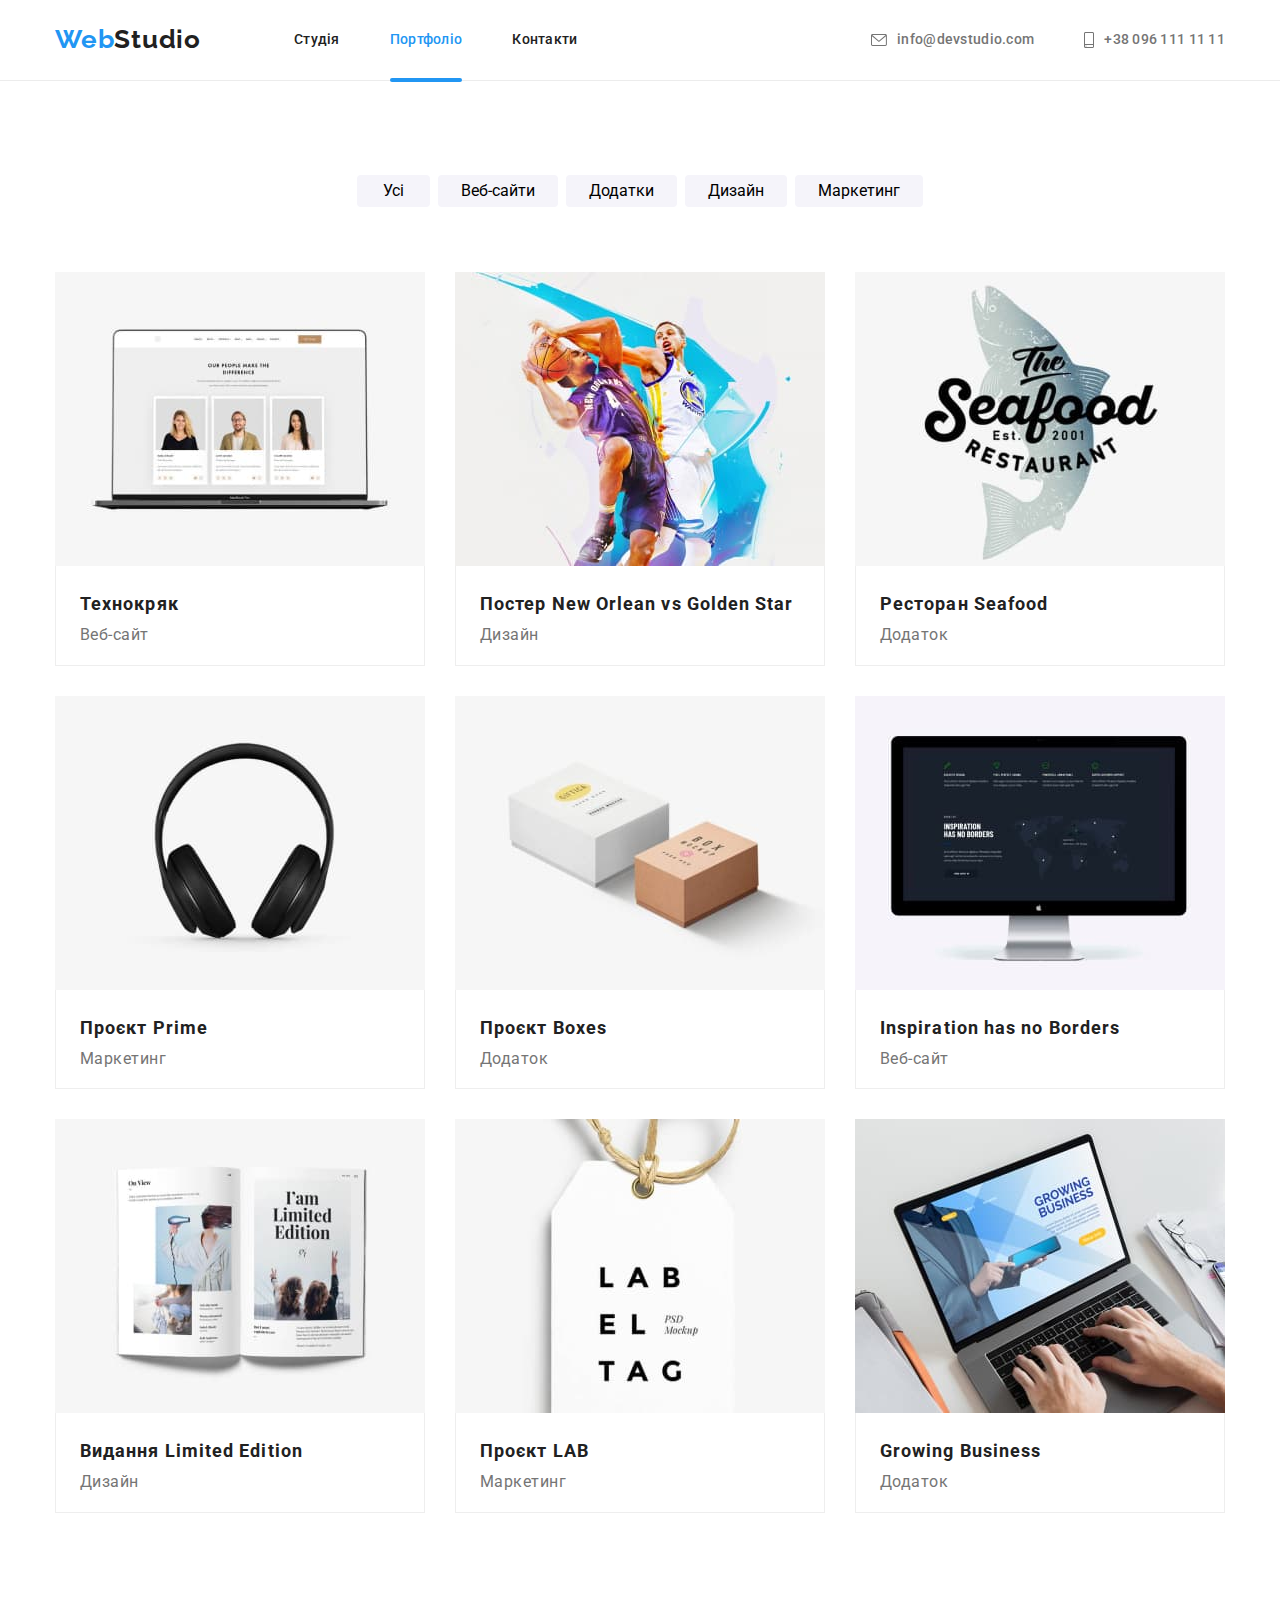
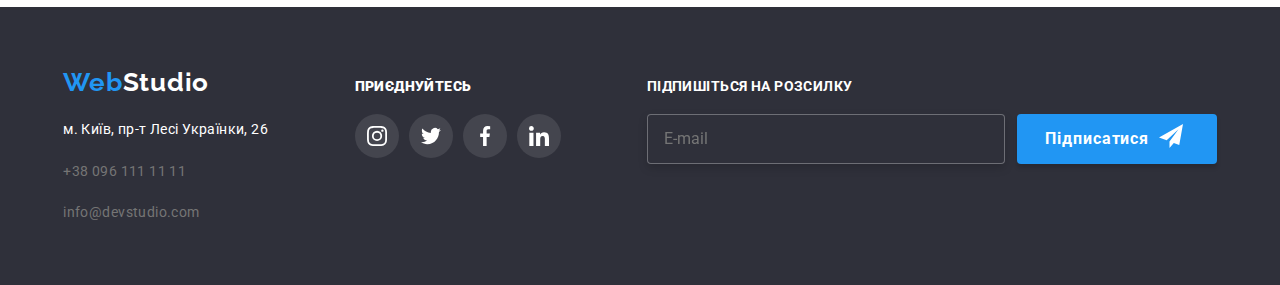
<file: portfolio.html>
<!DOCTYPE html>
<html lang="uk">
<head>
    <meta charset="UTF-8">
    <meta http-equiv="X-UA-Compatible" content="IE=edge">
    <meta name="viewport" content="width=device-width, initial-scale=1.0">
    <link href="https://fonts.googleapis.com/css2?family=Raleway:wght@700&family=Roboto:wght@400;500;700;900&display=swap"
    rel="stylesheet">
    <title>Портфоліо</title>
    <link rel="stylesheet" href="https://cdnjs.cloudflare.com/ajax/libs/modern-normalize/1.1.0/modern-normalize.min.css">
    <link rel="stylesheet" href="./css/main.min.css">
</head>
<body>
    
    <header class="header">
        <div class="container portfolio-header">
            <nav class="header-nav main-nav">
                <a href="./index.html" lang="en" class="header-logo"> <span>Web</span>Studio </a>
    
                <ul class="header-list ull">
                    <li class="item"><a href="./index.html" class="header-item">Студія</a></li>
                    <li class="item"><a href="./portfolio.html" class="header-item current">Портфоліо</a></li>
                    <li class="item"><a href="" class="header-item">Контакти</a></li>
                </ul>
            </nav>
    
            <ul class="header-contacts ull">
            
                <li class="item"><a href="mail:info@devstudio.com" class="header-mail communication">
            
                        <svg class="mail-svg">
                            <use href="./image/icon.svg#mail-icon"></use>
                        </svg>
            
                        info@devstudio.com</a></li>
            
            
                <li class="item"><a href="tel:+380961111111" class="header-contact communication">
            
                        <svg class="phone-svg">
                            <use href="./image/icon.svg#smartphone"></use>
                        </svg>
            
                        +38 096 111 11 11</a></li>
            
            </ul>
        </div>
    </header>

    <main>
        <!--Section Portfolio-->
        <section class="portfolio">
            <div class="container ">
                
                    <h1 class="portfolio-title visually-hidden">Портфоліо</h1>
               
                  
                        
                        <ul class="portfolio-list ull">
                            <li class="portfolio-li"><button type="button" class="portfolio-item  buttons">Усі</button></li>
                            <li class="portfolio-li"><button type="button" class="portfolio-item  buttons">Веб-сайти</button></li>
                            <li class="portfolio-li"><button type="button" class="portfolio-item  buttons">Додатки</button></li>
                            <li class="portfolio-li"><button type="button" class="portfolio-item  buttons">Дизайн</button></li>
                            <li class="portfolio-li"><button type="button" class="portfolio-item  buttons">Маркетинг</button></li>
                        </ul>
                        
                   
                
                
                <ul class="projects-list ull">
                    <li class="projects-item">
                        <div class="wrapper-projects">
                            <picture>
                                <source srcset="
                                                              ./image/proj-desk1-1x.jpg 1x,
                                                              ./image/proj-desk1-2x.jpg 2x
                                                              " media="(min-width: 1200px)">
                            
                                <source srcset="
                                                               ./image/proj-tab1-1x.jpg 1x,
                                                               ./image/proj-tab1-2x.jpg 2x
                                                              " media="(min-width: 768px)">
                                <source srcset="
                                                              ./image/proj-mob1-1x.jpg 1x,
                                                              ./image/proj-mob1-2x.jpg 2x
                                                            " media="(max-width: 767px)">
                                <img src="./image/proj-desk1-1x.jpg" alt="ноутбук" width="370" height="294" class="projects-img">
                            </picture>

                            
                            
                            <p class="text-window">Ресурс пропонує комплексні пропозиції з різним рівнем функціоналу та сервісів. Все це дозволить відвідувачу отримати
                            вичерпні відомості про компанію чи приватну особу.</p>
                        </div>
                        
                        
                        <div class="project-text">
                            <h2>Технокряк</h2>
                        <p class="projects-paragraph">Веб-сайт</p>
                    </div>
                    </li>
                    <li class="projects-item">
                        <div class="wrapper-projects">
                            <picture>
                                <source srcset="
                                                                                          ./image/proj-desk2-1x.jpg 1x,
                                                                                          ./image/proj-desk2-2x.jpg 2x
                                                                                          " media="(min-width: 1200px)">
                            
                                <source srcset="
                                                                                           ./image/proj-tab2-1x.jpg 1x,
                                                                                           ./image/proj-tab2-2x.jpg 2x
                                                                                          " media="(min-width: 768px)">
                                <source srcset="
                                                                                          ./image/proj-mob2-1x.jpg 1x,
                                                                                          ./image/proj-mob2-2x.jpg 2x
                                                                                        " media="(max-width: 767px)">
                            <img src="./image/proj-desk2-1x.jpg" alt="баскетбол" width="370" height="294" class="projects-img">
                            </picture>
                        

                        <p class="text-window">Ресурс пропонує комплексні пропозиції з різним рівнем функціоналу та сервісів. Все це дозволить
                            відвідувачу отримати
                            вичерпні відомості про компанію чи приватну особу.</p>
                            </div>

                        <div class="project-text">
                            <h2>Постер <span lang="en"> New Orlean vs Golden Star</span></h2>
                        <p class="projects-paragraph">Дизайн</p>
                    </div>
                    </li>
                    <li class="projects-item" >
                        <div class="wrapper-projects">
                            <picture>
                                <source srcset="
                                                                                                                      ./image/proj-desk3-1x.jpg 1x,
                                                                                                                      ./image/proj-desk3-2x.jpg 2x
                                                                                                                      "
                                    media="(min-width: 1200px)">
                            
                                <source srcset="
                                                                                                                       ./image/proj-tab3-1x.jpg 1x,
                                                                                                                       ./image/proj-tab3-2x.jpg 2x
                                                                                                                      " media="(min-width: 768px)">
                                <source srcset="
                                                                                                                      ./image/proj-mob3-1x.jpg 1x,
                                                                                                                      ./image/proj-mob3-2x.jpg 2x
                                                                                                                    " media="(max-width: 767px)">
                            <img src="./image/proj-desk3-1x.jpg" alt="ресторан" width="370" height="294" class="projects-img">
                            </picture>
                        

                        <p class="text-window">Ресурс пропонує комплексні пропозиції з різним рівнем функціоналу та сервісів. Все це дозволить
                            відвідувачу отримати
                            вичерпні відомості про компанію чи приватну особу.</p>
                            </div>


                        <div class="project-text">
                            <h2>Ресторан <span lang="en">Seafood</span></h2>
                        <p class="projects-paragraph">Додаток</p>
                    </div>
                    </li>
                    <li class="projects-item">
                        <div class="wrapper-projects">
                            <picture>
                                <source srcset="
                                                                                                                                                  ./image/proj-desk4-1x.jpg 1x,
                                                                                                                                                  ./image/proj-desk4-2x.jpg 2x
                                                                                                                                                  "
                                    media="(min-width: 1200px)">
                            
                                <source srcset="
                                                                                                                                                   ./image/proj-tab4-1x..jpg 1x,
                                                                                                                                                   ./image/proj-tab4-2x..jpg 2x
                                                                                                                                                  "
                                    media="(min-width: 768px)">
                                <source srcset="
                                                                                                                                                  ./image/proj-mob4-1x.jpg 1x,
                                                                                                                                                  ./image/proj-mob4-2x..jpg 2x
                                                                                                                                                "
                                    media="(max-width: 767px)">
                                <img src="./image/proj-desk4-1x.jpg" alt="навушники" width="370" height="294" class="projects-img">
                            </picture>
                        

                        <p class="text-window">Ресурс пропонує комплексні пропозиції з різним рівнем функціоналу та сервісів. Все це дозволить
                            відвідувачу отримати
                            вичерпні відомості про компанію чи приватну особу.</p>
                            </div>

                        <div class="project-text">
                            <h2>Проєкт <span lang="en">Prime</span></h2>
                        <p class="projects-paragraph">Маркетинг</p>
                    </div>
                    </li>
                    <li class="projects-item">
                        <div class="wrapper-projects">
                            <picture>
                                <source
                                    srcset="
                                                                                                                                                                              ./image/proj-desk5-1x.jpg 1x,
                                                                                                                                                                              ./image/proj-desk5-2x..jpg 2x
                                                                                                                                                                              "
                                    media="(min-width: 1200px)">
                            
                                <source
                                    srcset="
                                                                                                                                                                               ./image/proj-tab5-1x.jpg 1x,
                                                                                                                                                                               ./image/proj-tab5-2x.jpg 2x
                                                                                                                                                                              "
                                    media="(min-width: 768px)">
                                <source
                                    srcset="
                                                                                                                                                                              ./image/proj-mob5-1x.jpg 1x,
                                                                                                                                                                              ./image/proj-mob5-2x.jpg 2x
                                                                                                                                                                            "
                                    media="(max-width: 767px)">
                                <img src="./image/proj-desk5-1x.jpg" alt="коробки" width="370" height="294" class="projects-img">
                            </picture>
                     

                        <p class="text-window">Ресурс пропонує комплексні пропозиції з різним рівнем функціоналу та сервісів. Все це дозволить
                            відвідувачу отримати
                            вичерпні відомості про компанію чи приватну особу.</p>
                            </div>

                        <div class="project-text">
                            <h2>Проєкт <span lang="en">Boxes</span></h2>
                        <p class="projects-paragraph">Додаток</p>
                    </div>
                    </li>
                    <li class="projects-item">
                        <div class="wrapper-projects">
                            <picture>
                                <source
                                    srcset="
                                                                                                                                                                                                          ./image/proj-desk6-1x.jpg 1x,
                                                                                                                                                                                                          ./image/proj-desk6-2x.jpg 2x
                                                                                                                                                                                                          "
                                    media="(min-width: 1200px)">
                            
                                <source
                                    srcset="
                                                                                                                                                                                                           ./image/proj-tab6-1x.jpg 1x,
                                                                                                                                                                                                           ./image/proj-tab6-2x.jpg 2x
                                                                                                                                                                                                          "
                                    media="(min-width: 768px)">
                                <source
                                    srcset="
                                                                                                                                                                                                          ./image/proj-mob6-1x.jpg 1x,
                                                                                                                                                                                                          ./image/proj-mob6-2x.jpg 2x
                                                                                                                                                                                                        "
                                    media="(max-width: 767px)">
                                <img src="./image/proj-desk6-1x.jpg" alt="монітор" width="370" height="294" class="projects-img">
                            </picture>
                        

                         <p class="text-window">Ресурс пропонує комплексні пропозиції з різним рівнем функціоналу та сервісів. Все це дозволить відвідувачу отримати
                        вичерпні відомості про компанію чи приватну особу.</p>
                        </div>


                        <div class="project-text">
                            <h2 lang="en">Inspiration has no Borders</h2>
                        <p class="projects-paragraph">Веб-сайт</p>
                    </div>
                    </li>
                    <li class="projects-item">
                        <div class="wrapper-projects">
                            <picture>
                                <source
                                    srcset="
                                                                                                                                                                                                                                      ./image/proj-desk7-1x.jpg 1x,
                                                                                                                                                                                                                                      ./image/proj-desk7-2x.jpg 2x
                                                                                                                                                                                                                                      "
                                    media="(min-width: 1200px)">
                            
                                <source
                                    srcset="
                                                                                                                                                                                                                                       ./image/proj-tab7-1x.jpg 1x,
                                                                                                                                                                                                                                       ./image/proj-tab7-2x.jpg 2x
                                                                                                                                                                                                                                      "
                                    media="(min-width: 768px)">
                                <source
                                    srcset="
                                                                                                                                                                                                                                      ./image/proj-mob7-1x.jpg 1x,
                                                                                                                                                                                                                                      ./image/proj-mob7-2x.jpg 2x
                                                                                                                                                                                                                                    "
                                    media="(max-width: 767px)">
                                <img src="./image/proj-desk7-1x.jpg" alt="журнал" width="370" height="294" class="projects-img">
                            </picture>
                        

                         <p class="text-window">Ресурс пропонує комплексні пропозиції з різним рівнем функціоналу та сервісів. Все це дозволить відвідувачу отримати
                        вичерпні відомості про компанію чи приватну особу.</p>
                        </div>

                        <div class="project-text">
                            <h2>Видання <span lang="en">Limited Edition</span></h2>
                        <p class="projects-paragraph">Дизайн</p>
                    </div>
                    </li>
                    <li class="projects-item">
                        <div class="wrapper-projects">
                            <picture>
                                <source
                                    srcset="
                                                                                                                                                                                                                                                                  ./image/proj-desk8-1x.jpg 1x,
                                                                                                                                                                                                                                                                  ./image/proj-desk8-2x.jpg 2x
                                                                                                                                                                                                                                                                  "
                                    media="(min-width: 1200px)">
                            
                                <source
                                    srcset="
                                                                                                                                                                                                                                                                   ./image/proj-tab8-1x.jpg 1x,
                                                                                                                                                                                                                                                                   ./image/proj-tab8-2x.jpg 2x
                                                                                                                                                                                                                                                                  "
                                    media="(min-width: 768px)">
                                <source
                                    srcset="
                                                                                                                                                                                                                                                                  ./image/proj-mob8-1x.jpg 1x,
                                                                                                                                                                                                                                                                  ./image/proj-mob8-2x.jpg 2x
                                                                                                                                                                                                                                                                "
                                    media="(max-width: 767px)">
                                <img src="./image/proj-desk8-1x.jpg" alt="етикетка" width="370" height="294" class="projects-img">
                            </picture>
                        

                         <p class="text-window">Ресурс пропонує комплексні пропозиції з різним рівнем функціоналу та сервісів. Все це дозволить відвідувачу отримати
                        вичерпні відомості про компанію чи приватну особу.</p>
                        </div>


                        <div class="project-text">
                            <h2>Проєкт <span lang="en">LAB</span></h2>
                        <p class="projects-paragraph">Маркетинг</p>
                    </div>
                    </li>
                    <li class="projects-item item-top">
                        <div class="wrapper-projects">
                            <picture>
                                <source
                                    srcset="
                                                                                                                                                                                                                                                                                              ./image/proj-desk9-1x.jpg 1x,
                                                                                                                                                                                                                                                                                              ./image/proj-desk9-2x.jpg 2x
                                                                                                                                                                                                                                                                                              "
                                    media="(min-width: 1200px)">
                            
                                <source
                                    srcset="
                                                                                                                                                                                                                                                                                               ./image/proj-tab9-1x.jpg 1x,
                                                                                                                                                                                                                                                                                               ./image/proj-tab9-2x.jpg 2x
                                                                                                                                                                                                                                                                                              "
                                    media="(min-width: 768px)">
                                <source
                                    srcset="
                                                                                                                                                                                                                                                                                              ./image/proj-mob9-1x.jpg 1x,
                                                                                                                                                                                                                                                                                              ./image/proj-mob9-2x.jpg 2x
                                                                                                                                                                                                                                                                                            "
                                    media="(max-width: 767px)">
                                <img src="./image/proj-desk9-1x.jpg" alt="клавіатура" width="370" height="294" class="projects-img">
                            </picture>
                        

                         <p class="text-window">Ресурс пропонує комплексні пропозиції з різним рівнем функціоналу та сервісів. Все це дозволить відвідувачу отримати
                        вичерпні відомості про компанію чи приватну особу.</p>
                        </div>


                        <div class="project-text"><h2 lang="en">Growing Business</h2>
                        <p class="projects-paragraph">Додаток</p>
                    </div>
                    </li>
                </ul>
            </div>
            
        </section>
    </main>
    <footer class="footer">
        <div class="container footer-continer">
            <div class="footer-container-first">
            <a href="./index.html" lang="en" class="footer-logo"> <span>Web</span>Studio </a>
    
            <address>
                <ul class="footer-list ull">
                    <li class="footer-item"><a href="https://www.google.com/maps/place/%D0%B1%D1%83%D0%BB.+%D0%9B%D0%B5%D1%81%D0%B8+%D0%A3%D0%BA%D1%80%D0%B0%D0%B8%D0%BD%D0%BA%D0%B8,+26,+%D0%9A%D0%B8%D0%B5%D0%B2,+02000/@50.4265807,30.5383858,17z/data=!3m1!4b1!4m5!3m4!1s0x40d4cf0e033ecbe9:0x57a4dffefec77da0!8m2!3d50.4265807!4d30.5383858"
                            target="_blank" rel="noopener noreferrer" class="footer-address">м. Київ, пр-т Лесі Українки,
                            26</a></li>
                    <li class="footer-item"><a href="tel:+380961111111" class="footer-contact communication">+38 096 111 11 11</a></li>
                    <li class="footer-item"><a href="mail:info@devstudio.com" class="footer-mail communication">info@devstudio.com</a></li>
                </ul>
            </address>
            </div>

            <div class="footer-icons">
                <p class="footer-icon-text"><b>приєднуйтесь</b></p>
            
                <ul class="icon-footer-list ull">
                    <li class="link-icon-footer">
                        <a href="" class="footer-a">
                            <svg class="footer-icon">
                                <use href="./image/icon.svg#instagram"></use>
                            </svg>
                        </a>
                    </li>
                    <li class="link-icon-footer">
                        <a href="" class="footer-a">
                            <svg class="footer-icon">
                                <use href="./image/icon.svg#twitter"></use>
                            </svg>
                        </a>
                    </li>
                    <li class="link-icon-footer">
                        <a href="" class="footer-a">
                            <svg class="footer-icon">
                                <use href="./image/icon.svg#facebook"></use>
                            </svg>
                        </a>
                    </li>
                    <li class="link-icon-footer">
                        <a href="" class="footer-a">
                            <svg class="footer-icon">
                                <use href="./image/icon.svg#linkedin"></use>
                            </svg>
                        </a>
                    </li>
                </ul>
            
            </div>

            <div class="mailing-list">
            
            
                <label for="mailing" class="title-mailing">Підпишіться на розсилку</label>
                <div class="mailing-input-but">
                    <input type="email" id="mailing" name="mailing" class="input-mailing" placeholder="E-mail" />
            
                    <button type="submit" class="mailing-btn">Підписатися</button>
                </div>
            </div>
        </div>
    
    </footer>
</body>
</html>
</file>
<file: css/main.min.css>
::-webkit-inner-spin-button,::-webkit-outer-spin-button{height:auto}[type=search]{-webkit-appearance:textfield;outline-offset:-2px}::-webkit-search-decoration{-webkit-appearance:none}::-webkit-file-upload-button{-webkit-appearance:button;font:inherit}summary{display:list-item}.what-do__title,.staff-title,.about__title{font-weight:700;line-height:1.2;text-align:center;letter-spacing:.03em}@media screen and (min-width: 320px){.what-do__title,.staff-title,.about__title{margin-bottom:30px;font-size:28px}}@media screen and (min-width: 480px){.what-do__title,.staff-title,.about__title{margin-bottom:30px;font-size:28px}}@media screen and (min-width: 480px){.what-do__title,.staff-title,.about__title{margin-bottom:30px;font-size:28px}}@media screen and (min-width: 1200px){.what-do__title,.staff-title,.about__title{margin-bottom:50px;font-size:36px}}html{-webkit-box-sizing:border-box;box-sizing:border-box}*,*::before,*::after{-webkit-box-sizing:inherit;box-sizing:inherit}body{color:#212121;background-color:#fff;font-family:"Roboto",sans-serif;letter-spacing:.03em;font-weight:400;margin:0}.container{margin:0 auto;padding-left:15px;padding-right:15px}@media screen and (min-width: 480px){.container{max-width:480px}}@media screen and (min-width: 768px){.container{max-width:768px}}@media screen and (min-width: 1200px){.container{max-width:1200px}}@media screen and (min-width: 768px){.about__container{max-width:768px;margin:0}}h1,h2,h3,ul,p{margin:0}.visually-hidden{position:absolute;clip:rect(0 0 0 0);width:1px;height:1px;margin:-1px}.ull{list-style:none;padding:0}.about-paragraph,.staff-paragraph,.projects-paragraph{color:#757575}.header{border-bottom:1px solid #ececec}@media screen and (min-width: 320px){.header{max-width:480px;margin:0 auto}}@media screen and (min-width: 480px){.header{max-width:480px;margin:0 auto}}@media screen and (min-width: 768px){.header{max-width:768px;margin:0 auto}}@media screen and (min-width: 1200px){.header{max-width:1600px}}.header-logo{color:#212121;font-family:"Raleway",sans-serif;letter-spacing:.03em;font-weight:700;line-height:1.2;text-decoration:none;-webkit-transform:scale(1);transform:scale(1);-webkit-transition:-webkit-transform 250ms cubic-bezier(0.4, 0, 0.2, 1);transition:-webkit-transform 250ms cubic-bezier(0.4, 0, 0.2, 1);transition:transform 250ms cubic-bezier(0.4, 0, 0.2, 1);transition:transform 250ms cubic-bezier(0.4, 0, 0.2, 1), -webkit-transform 250ms cubic-bezier(0.4, 0, 0.2, 1)}.header-logo:hover,.header-logo:focus{-webkit-transform:scale(1.2);transform:scale(1.2)}.header-logo span{color:#2196f3}@media screen and (min-width: 320px){.header-logo{font-size:24px}}@media screen and (min-width: 480px){.header-logo{font-size:24px}}@media screen and (min-width: 1200px){.header-logo{font-size:26px}}.main-nav{display:-webkit-box;display:-ms-flexbox;display:flex;-webkit-box-align:center;-ms-flex-align:center;align-items:center}@media screen and (min-width: 320px){.main-nav{height:60px;-webkit-box-pack:justify;-ms-flex-pack:justify;justify-content:space-between}}@media screen and (min-width: 480px){.main-nav{height:60px;-webkit-box-pack:justify;-ms-flex-pack:justify;justify-content:space-between}}@media screen and (min-width: 768px){.main-nav{height:80px}}@media screen and (min-width: 1200px){.main-nav{-webkit-box-pack:center;-ms-flex-pack:center;justify-content:center}}.header-nav{letter-spacing:.02em}@media screen and (min-width: 320px){.header-list{display:none;margin-left:87px}}@media screen and (min-width: 480px){.header-list{display:none;margin-left:87px}}@media screen and (min-width: 768px){.header-list{display:-webkit-box;display:-ms-flexbox;display:flex}}@media screen and (min-width: 1200px){.header-list{margin-left:93px}}.header-list .item:not(:last-child){margin-right:50px}.header-item{display:block;padding-top:32px;padding-bottom:32px;color:#212121;font-weight:500;font-size:14px;line-height:1.1;letter-spacing:.02em;text-decoration:none;position:relative;-webkit-transition:color 250ms cubic-bezier(0.4, 0, 0.2, 1);transition:color 250ms cubic-bezier(0.4, 0, 0.2, 1)}.header-item:hover,.header-item:focus{color:#2196f3}.current{color:#2196f3}.header-item.current::after{content:"";display:block;position:absolute;left:0;bottom:-2px;width:100%;height:4px;border-radius:2px;background-color:#2196f3;-webkit-transform:scaleX(1);transform:scaleX(1);-webkit-transition:background-color 250ms cubic-bezier(0.4, 0, 0.2, 1),-webkit-transform 250ms cubic-bezier(0.4, 0, 0.2, 1);transition:background-color 250ms cubic-bezier(0.4, 0, 0.2, 1),-webkit-transform 250ms cubic-bezier(0.4, 0, 0.2, 1);transition:transform 250ms cubic-bezier(0.4, 0, 0.2, 1),background-color 250ms cubic-bezier(0.4, 0, 0.2, 1);transition:transform 250ms cubic-bezier(0.4, 0, 0.2, 1),background-color 250ms cubic-bezier(0.4, 0, 0.2, 1),-webkit-transform 250ms cubic-bezier(0.4, 0, 0.2, 1)}.header-contacts{color:rgba(47,48,58,.8);font-weight:500;font-size:14px;line-height:1.1;letter-spacing:.02em}.header-contacts:hover,.header-contacts:focus{color:#2196f3}@media screen and (min-width: 320px){.header-contacts{display:none}}@media screen and (min-width: 480px){.header-contacts{display:none}}@media screen and (min-width: 768px){.header-contacts{display:block;font-size:12px;line-height:1.2;margin-left:auto}}@media screen and (min-width: 1200px){.header-contacts{display:-webkit-box;display:-ms-flexbox;display:flex;font-size:14px;line-height:1.1}}@media screen and (min-width: 768px){.header-contacts .item+.item{margin-left:0}}@media screen and (min-width: 1200px){.header-contacts .item+.item{margin-left:50px}}@media screen and (min-width: 768px){.hover-mail{margin-bottom:10px}}@media screen and (min-width: 1200px){.hover-mail{margin-bottom:0}}.header-contact,.header-mail{-webkit-box-align:center;-ms-flex-align:center;align-items:center;color:#757575}@media screen and (min-width: 768px){.header-contact,.header-mail{display:block;padding:0}}@media screen and (min-width: 1200px){.header-contact,.header-mail{display:-webkit-box;display:-ms-flexbox;display:flex;padding-top:32px;padding-bottom:32px}}.mail-svg{fill:currentColor}@media screen and (min-width: 768px){.mail-svg{width:14px;height:10px;margin-right:8px}}@media screen and (min-width: 1200px){.mail-svg{width:16px;height:12px;margin-right:10px}}.phone-svg{fill:currentColor}@media screen and (min-width: 768px){.phone-svg{width:10px;height:14px;margin-right:8px}}@media screen and (min-width: 1200px){.phone-svg{width:10px;height:16px;margin-right:10px}}.hover-mail:hover,.hover-mail:focus,.hover-contact:hover,.hover-contact:focus{color:#2196f3}.hero{margin-left:auto;margin-right:auto;background-color:#2f303a;letter-spacing:.06em;text-align:center;background-image:-webkit-gradient(linear, left top, right top, from(rgba(47, 48, 58, 0.4)), to(rgba(47, 48, 58, 0.4))),url(../image/hero-mob.jpg);background-image:linear-gradient(to right, rgba(47, 48, 58, 0.4), rgba(47, 48, 58, 0.4)),url(../image/hero-mob.jpg)}@media(min-device-pixel-ratio: 2),(-webkit-min-device-pixel-ratio: 2),(min-resolution: 192dpi),(min-resolution: 2dppx){.hero{background-image:-webkit-gradient(linear, left top, right top, from(rgba(47, 48, 58, 0.4)), to(rgba(47, 48, 58, 0.4))),url(../image/hero-mob@2x.jpg);background-image:linear-gradient(to right, rgba(47, 48, 58, 0.4), rgba(47, 48, 58, 0.4)),url(../image/hero-mob@2x.jpg)}}@media screen and (min-width: 320px){.hero{max-width:480px;height:400px;padding-bottom:118px;padding-top:118px}}@media screen and (min-width: 480px){.hero{max-width:480px;height:400px;padding-bottom:118px;padding-top:118px}}@media screen and (min-width: 768px){.hero{max-width:768px;background-image:-webkit-gradient(linear, left top, right top, from(rgba(47, 48, 58, 0.4)), to(rgba(47, 48, 58, 0.4))),url(../image/hero-tab.jpg);background-image:linear-gradient(to right, rgba(47, 48, 58, 0.4), rgba(47, 48, 58, 0.4)),url(../image/hero-tab.jpg)}}@media screen and (min-width: 768px)and (min-device-pixel-ratio: 2),screen and (min-width: 768px)and (-webkit-min-device-pixel-ratio: 2),screen and (min-width: 768px)and (min-resolution: 192dpi),screen and (min-width: 768px)and (min-resolution: 2dppx){.hero{background-image:-webkit-gradient(linear, left top, right top, from(rgba(47, 48, 58, 0.4)), to(rgba(47, 48, 58, 0.4))),url(../image/hero-tab@2x.jpg);background-image:linear-gradient(to right, rgba(47, 48, 58, 0.4), rgba(47, 48, 58, 0.4)),url(../image/hero-tab@2x.jpg)}}@media screen and (min-width: 1200px){.hero{max-width:1600px;height:600px;padding-bottom:200px;padding-top:200px;background-size:contain;background-image:-webkit-gradient(linear, left top, right top, from(rgba(47, 48, 58, 0.4)), to(rgba(47, 48, 58, 0.4))),url(../image/hero-desk.jpg);background-image:linear-gradient(to right, rgba(47, 48, 58, 0.4), rgba(47, 48, 58, 0.4)),url(../image/hero-desk.jpg)}}@media screen and (min-width: 1200px)and (min-device-pixel-ratio: 2),screen and (min-width: 1200px)and (-webkit-min-device-pixel-ratio: 2),screen and (min-width: 1200px)and (min-resolution: 192dpi),screen and (min-width: 1200px)and (min-resolution: 2dppx){.hero{background-image:-webkit-gradient(linear, left top, right top, from(rgba(47, 48, 58, 0.4)), to(rgba(47, 48, 58, 0.4))),url(../image/hero-desk@2x.jpg);background-image:linear-gradient(to right, rgba(47, 48, 58, 0.4), rgba(47, 48, 58, 0.4)),url(../image/hero-desk@2x.jpg)}}.hero-title{color:#fff;font-weight:900;text-align:center;letter-spacing:.06em;text-transform:uppercase;margin-bottom:30px;margin-left:auto;margin-right:auto}@media screen and (min-width: 480px){.hero-title{max-width:360px;font-size:26px;line-height:1.6}}@media screen and (min-width: 1200px){.hero-title{max-width:696px;font-size:44px;line-height:1.4}}.hero-btn{color:#fff;background-color:#2196f3;font-weight:700;font-size:16px;line-height:1.9;-webkit-box-align:center;-ms-flex-align:center;align-items:center;text-align:center;letter-spacing:.06em;cursor:pointer;font-family:inherit;border-radius:4px;display:inline-block;border:1px solid rgba(0,0,0,0);-webkit-transform:scale(1);transform:scale(1);-webkit-transition:-webkit-transform 250ms cubic-bezier(0.4, 0, 0.2, 1);transition:-webkit-transform 250ms cubic-bezier(0.4, 0, 0.2, 1);transition:transform 250ms cubic-bezier(0.4, 0, 0.2, 1);transition:transform 250ms cubic-bezier(0.4, 0, 0.2, 1), -webkit-transform 250ms cubic-bezier(0.4, 0, 0.2, 1)}.hero-btn:hover,.hero-btn:focus{-webkit-transform:scale(1.1);transform:scale(1.1)}@media screen and (min-width: 480px){.hero-btn{padding:10px 24px;min-width:200px}}@media screen and (min-width: 1200px){.hero-btn{min-width:216px;padding:10px 32px}}@media screen and (min-width: 320px){.about{padding-top:60px;padding-bottom:60px}}@media screen and (min-width: 480px){.about{padding-top:60px;padding-bottom:60px}}@media screen and (min-width: 768px){.about{padding-top:60px;padding-bottom:45px}}@media screen and (min-width: 1200px){.about{padding-top:94px;padding-bottom:94px}}@media screen and (min-width: 768px){.about__container{max-width:768px;margin:0 auto}}@media screen and (min-width: 1200px){.about__container{max-width:1170px}}@media screen and (min-width: 320px){.list-about{-ms-flex-wrap:wrap;flex-wrap:wrap}}@media screen and (min-width: 480px){.list-about{-ms-flex-wrap:wrap;flex-wrap:wrap}}@media screen and (min-width: 768px){.list-about{display:-webkit-box;display:-ms-flexbox;display:flex}}@media screen and (min-width: 1200px){.list-about{-ms-flex-wrap:nowrap;flex-wrap:nowrap}}@media screen and (min-width: 320px){.list-about__item:not(:last-child){margin-bottom:30px}}@media screen and (min-width: 480px){.list-about__item:not(:last-child){margin-bottom:30px}}@media screen and (min-width: 768px){.list-about__item{width:50%;padding:15px;margin-bottom:15px}}@media screen and (min-width: 1200px){.list-about__item{margin-right:30px;padding:0;margin-bottom:0;width:270px}.list-about__item:last-child{margin-right:0}}.list-about__item>h3{font-weight:700;font-size:14px;line-height:1.1;letter-spacing:.03em;text-transform:uppercase}@media screen and (min-width: 480px){.list-about__item>h3{text-align:center}}@media screen and (min-width: 768px){.list-about__item>h3{text-align:start}}.list-about__item>p{font-weight:400;font-size:14px;line-height:1.7;letter-spacing:.03em}.list-about__title{margin-bottom:10px}.list-about__paragraph{color:#757575}.icon-about{display:-webkit-box;display:-ms-flexbox;display:flex;height:120px;background-color:#f5f4fa;margin-bottom:30px;-webkit-box-pack:center;-ms-flex-pack:center;justify-content:center;-webkit-box-align:center;-ms-flex-align:center;align-items:center}@media screen and (min-width: 480px){.icon-about{width:450px}}@media screen and (min-width: 768px){.icon-about{width:354px}}@media screen and (min-width: 1200px){.icon-about{width:270px}}.icon-about__svg{width:70px;height:70px}@media screen and (min-width: 320px){.what-do{display:none}}@media screen and (min-width: 480px){.what-do{display:none}}@media screen and (min-width: 1200px){.what-do{display:-webkit-box;display:-ms-flexbox;display:flex;padding-bottom:94px}}.list-do{display:-webkit-box;display:-ms-flexbox;display:flex;-webkit-box-pack:space-evenly;-ms-flex-pack:space-evenly;justify-content:space-evenly}.list-do__item{display:block;margin-right:30px}.list-do__item:last-child{margin-right:0}.list-do__wrapper{position:relative;line-height:0}.list-do__pharagraph{position:absolute;width:100%;height:70px;bottom:0;-webkit-box-align:center;-ms-flex-align:center;align-items:center;-webkit-box-pack:center;-ms-flex-pack:center;justify-content:center;display:-webkit-box;display:-ms-flexbox;display:flex;font-family:"Roboto";font-weight:700;font-size:14px;line-height:16px;text-align:center;letter-spacing:.03em;text-transform:uppercase;color:#fff;background:rgba(47,48,58,.8)}.staff{background-color:#f5f4fa}@media screen and (min-width: 320px){.staff{padding-top:60px;padding-bottom:60px}}@media screen and (min-width: 480px){.staff{padding-top:60px;padding-bottom:60px}}@media screen and (min-width: 768px){.staff{padding-top:60px;padding-bottom:45px}}@media screen and (min-width: 1200px){.staff{padding-top:94px;padding-bottom:94px}}@media screen and (min-width: 768px){.staff-container{max-width:768px;margin:0 auto}}@media screen and (min-width: 1200px){.staff-container{max-width:1170px}}@media screen and (min-width: 768px){.staff-list{display:-webkit-box;display:-ms-flexbox;display:flex;-ms-flex-wrap:wrap;flex-wrap:wrap;-webkit-box-pack:center;-ms-flex-pack:center;justify-content:center;margin:-15px}}@media screen and (min-width: 1200px){.staff-list{-ms-flex-wrap:nowrap;flex-wrap:nowrap;-webkit-box-pack:center;-ms-flex-pack:center;justify-content:center}}.staff-item{background-color:#fff;-webkit-box-shadow:0px 1px 3px rgba(0,0,0,.12),0px 1px 1px rgba(0,0,0,.14),0px 2px 1px rgba(0,0,0,.2);box-shadow:0px 1px 3px rgba(0,0,0,.12),0px 1px 1px rgba(0,0,0,.14),0px 2px 1px rgba(0,0,0,.2);border-radius:0px 0px 4px 4px}@media screen and (min-width: 320px){.staff-item:not(:last-child){margin-bottom:30px}}@media screen and (min-width: 480px){.staff-item:not(:last-child){margin-bottom:30px}}@media screen and (min-width: 768px){.staff-item{max-width:354px;width:50%;margin:15px}.staff-item:not(:last-child){margin-bottom:15px}}@media screen and (min-width: 1200px){.staff-item{margin:0 auto;margin-right:30px;max-width:270px;width:100%}.staff-item:last-child{margin-right:0}.staff-item:not(:last-child){margin-bottom:0}}.staff-h{font-weight:500;font-size:16px;line-height:1.2;text-align:center;letter-spacing:.03em;margin-bottom:10px}.staff-paragraph{font-weight:400;font-size:16px;line-height:1.2;text-align:center;letter-spacing:.03em}@media screen and (min-width: 320px){.staff-paragraph{margin-bottom:16px}}@media screen and (min-width: 480px){.staff-paragraph{margin-bottom:16px}}@media screen and (min-width: 1200px){.staff-paragraph{padding-bottom:30px;margin-bottom:0}}.staff-img{display:block;margin-bottom:30px}@media screen and (min-width: 320px){.staff-img{width:300px;margin:0 auto;margin-bottom:30px}}@media screen and (min-width: 480px){.staff-img{width:450px;height:460px}}@media screen and (min-width: 768px){.staff-img{width:354px;height:374px}}@media screen and (min-width: 1200px){.staff-img{width:270px;height:260px}}.icon-staff-list{display:-webkit-box;display:-ms-flexbox;display:flex;-webkit-box-pack:center;-ms-flex-pack:center;justify-content:center}@media screen and (min-width: 320px){.icon-staff-list{padding-bottom:24px}}@media screen and (min-width: 480px){.icon-staff-list{padding-bottom:24px}}@media screen and (min-width: 1200px){.icon-staff-list{padding-bottom:30px}}.staff-icon{width:20px;height:20px;fill:currentColor}.link-icon{margin-right:10px}.link-icon:last-child{margin-right:0}.staff-a{width:44px;height:44px;-webkit-box-pack:center;-ms-flex-pack:center;justify-content:center;display:-webkit-box;display:-ms-flexbox;display:flex;-webkit-box-align:center;-ms-flex-align:center;align-items:center;background-color:#fff;border-radius:50%;border:none;color:#afb1b8;-webkit-transform:scale(1);transform:scale(1);-webkit-transition:background-color 250ms cubic-bezier(0.4, 0, 0.2, 1),color 250ms cubic-bezier(0.4, 0, 0.2, 1),-webkit-transform 250ms cubic-bezier(0.4, 0, 0.2, 1);transition:background-color 250ms cubic-bezier(0.4, 0, 0.2, 1),color 250ms cubic-bezier(0.4, 0, 0.2, 1),-webkit-transform 250ms cubic-bezier(0.4, 0, 0.2, 1);transition:transform 250ms cubic-bezier(0.4, 0, 0.2, 1),background-color 250ms cubic-bezier(0.4, 0, 0.2, 1),color 250ms cubic-bezier(0.4, 0, 0.2, 1);transition:transform 250ms cubic-bezier(0.4, 0, 0.2, 1),background-color 250ms cubic-bezier(0.4, 0, 0.2, 1),color 250ms cubic-bezier(0.4, 0, 0.2, 1),-webkit-transform 250ms cubic-bezier(0.4, 0, 0.2, 1)}.staff-a:hover,.staff-a:focus{background-color:#2196f3;color:#fff;-webkit-transform:scale(1.1);transform:scale(1.1)}@media screen and (min-width: 320px){.clients{padding-top:60px;padding-bottom:60px}}@media screen and (min-width: 480px){.clients{padding-top:60px;padding-bottom:60px}}@media screen and (min-width: 1200px){.clients{padding-top:94px;padding-bottom:94px}}.clients-container{max-width:480px}@media screen and (min-width: 768px){.clients-container{max-width:738px}}@media screen and (min-width: 1200px){.clients-container{max-width:1170px}}.clients-title{font-family:"Roboto";font-weight:700;text-align:center;letter-spacing:.03em;color:#212121}@media screen and (min-width: 320px){.clients-title{font-size:28px;line-height:33px;margin-bottom:30px}}@media screen and (min-width: 480px){.clients-title{font-size:28px;line-height:33px;margin-bottom:30px}}@media screen and (min-width: 1200px){.clients-title{font-size:36px;line-height:42px;margin-bottom:50px}}.clients-list{-webkit-box-pack:center;-ms-flex-pack:center;justify-content:center;-webkit-box-align:center;-ms-flex-align:center;align-items:center}@media screen and (min-width: 320px){.clients-list{display:-webkit-box;display:-ms-flexbox;display:flex;-ms-flex-wrap:wrap;flex-wrap:wrap;margin:-15px}}@media screen and (min-width: 480px){.clients-list{display:-webkit-box;display:-ms-flexbox;display:flex;-ms-flex-wrap:wrap;flex-wrap:wrap;margin:-15px}}@media screen and (min-width: 1200px){.clients-list{-ms-flex-wrap:nowrap;flex-wrap:nowrap;margin:0 auto}}@media screen and (min-width: 320px){.clients-item{width:calc(100% - 60px)/2;margin:15px}}@media screen and (min-width: 480px){.clients-item{width:calc(100% - 60px)/2;margin:15px}}@media screen and (min-width: 768px){.clients-item{width:calc(100% - 60px)/3}}@media screen and (min-width: 1200px){.clients-item{width:100%;margin:0;margin-right:30px}.clients-item:last-child{margin-right:0}}.clients-a{height:92px;display:-webkit-box;display:-ms-flexbox;display:flex;-webkit-box-pack:center;-ms-flex-pack:center;justify-content:center;-webkit-box-align:center;-ms-flex-align:center;align-items:center;border:1px solid #afb1b8;color:#afb1b8;-webkit-transform:scale(1);transform:scale(1);-webkit-transition:background-color 250ms cubic-bezier(0.4, 0, 0.2, 1),color 250ms cubic-bezier(0.4, 0, 0.2, 1),-webkit-transform 250ms cubic-bezier(0.4, 0, 0.2, 1);transition:background-color 250ms cubic-bezier(0.4, 0, 0.2, 1),color 250ms cubic-bezier(0.4, 0, 0.2, 1),-webkit-transform 250ms cubic-bezier(0.4, 0, 0.2, 1);transition:transform 250ms cubic-bezier(0.4, 0, 0.2, 1),background-color 250ms cubic-bezier(0.4, 0, 0.2, 1),color 250ms cubic-bezier(0.4, 0, 0.2, 1);transition:transform 250ms cubic-bezier(0.4, 0, 0.2, 1),background-color 250ms cubic-bezier(0.4, 0, 0.2, 1),color 250ms cubic-bezier(0.4, 0, 0.2, 1),-webkit-transform 250ms cubic-bezier(0.4, 0, 0.2, 1)}.clients-a:hover,.clients-a:focus{color:#2196f3;border:1px solid #2196f3;-webkit-transform:scale(1.1);transform:scale(1.1)}@media screen and (min-width: 320px){.clients-a{max-width:210px}}@media screen and (min-width: 480px){.clients-a{width:210px}}@media screen and (min-width: 768px){.clients-a{width:226px}}@media screen and (min-width: 1200px){.clients-a{width:170px}}.clients-svg{width:106px;height:60px;fill:currentColor}.footer-logo{display:block;color:#fff;font-family:"Raleway",sans-serif;letter-spacing:.03em;font-weight:700;line-height:1.2;text-decoration:none;margin-bottom:20px;-webkit-transform:scale(1);transform:scale(1);-webkit-transition:-webkit-transform 250ms cubic-bezier(0.4, 0, 0.2, 1);transition:-webkit-transform 250ms cubic-bezier(0.4, 0, 0.2, 1);transition:transform 250ms cubic-bezier(0.4, 0, 0.2, 1);transition:transform 250ms cubic-bezier(0.4, 0, 0.2, 1), -webkit-transform 250ms cubic-bezier(0.4, 0, 0.2, 1)}.footer-logo:hover,.footer-logo:focus{-webkit-transform:scale(1.1);transform:scale(1.1)}.footer-logo span{color:#2196f3}@media screen and (min-width: 320px){.footer-logo{font-size:24px;display:-webkit-box;display:-ms-flexbox;display:flex;-webkit-box-pack:center;-ms-flex-pack:center;justify-content:center}}@media screen and (min-width: 480px){.footer-logo{font-size:24px;display:-webkit-box;display:-ms-flexbox;display:flex;-webkit-box-pack:center;-ms-flex-pack:center;justify-content:center}}@media screen and (min-width: 1200px){.footer-logo{font-size:26px;display:block;-webkit-box-pack:start;-ms-flex-pack:start;justify-content:start}}.footer{background-color:#2f303a}@media screen and (min-width: 1200px){.footer{padding-top:60px;padding-bottom:60px}}@media screen and (min-width: 320px){.footer-continer{-webkit-box-orient:vertical;-webkit-box-direction:normal;-ms-flex-direction:column;flex-direction:column;padding-top:60px;padding-bottom:60px}}@media screen and (min-width: 480px){.footer-continer{-webkit-box-orient:vertical;-webkit-box-direction:normal;-ms-flex-direction:column;flex-direction:column;padding-top:60px;padding-bottom:60px}}@media screen and (min-width: 768px){.footer-continer{-ms-flex-pack:distribute;justify-content:space-around;display:-webkit-box;display:-ms-flexbox;display:flex;-ms-flex-wrap:wrap;flex-wrap:wrap;-webkit-box-orient:unset;-webkit-box-direction:unset;-ms-flex-direction:unset;flex-direction:unset;padding-top:60px;padding-bottom:60px}}@media screen and (min-width: 1200px){.footer-continer{display:-webkit-box;display:-ms-flexbox;display:flex;-ms-flex-wrap:nowrap;flex-wrap:nowrap;-webkit-box-align:baseline;-ms-flex-align:baseline;align-items:baseline;padding-top:0;padding-bottom:0}}.footer-list{max-width:231px;padding:0;color:#757575;font-weight:400;font-size:14px;line-height:1.7;letter-spacing:.03em;font-style:normal}@media screen and (min-width: 320px){.footer-list{margin:0 auto}}@media screen and (min-width: 480px){.footer-list{margin:0 auto}}@media screen and (min-width: 768px){.footer-list{margin:0}}@media screen and (min-width: 1200px){.footer-list{margin-bottom:0}}.footer-address{color:#fff;text-decoration:none;-webkit-transform:scale(1);transform:scale(1);-webkit-transition:color 250ms cubic-bezier(0.4, 0, 0.2, 1),-webkit-transform 250ms cubic-bezier(0.4, 0, 0.2, 1);transition:color 250ms cubic-bezier(0.4, 0, 0.2, 1),-webkit-transform 250ms cubic-bezier(0.4, 0, 0.2, 1);transition:transform 250ms cubic-bezier(0.4, 0, 0.2, 1),color 250ms cubic-bezier(0.4, 0, 0.2, 1);transition:transform 250ms cubic-bezier(0.4, 0, 0.2, 1),color 250ms cubic-bezier(0.4, 0, 0.2, 1),-webkit-transform 250ms cubic-bezier(0.4, 0, 0.2, 1)}.footer-address:hover,.footer-address:focus{color:#2196f3;-webkit-transform:scale(1.1);transform:scale(1.1)}@media screen and (min-width: 320px){.footer-address{margin-bottom:8px}}@media screen and (min-width: 480px){.footer-address{margin-bottom:8px}}@media screen and (min-width: 1200px){.footer-address{margin-bottom:9px}}@media screen and (min-width: 320px){.footer-mail{margin-bottom:60px}}@media screen and (min-width: 480px){.footer-mail{margin-bottom:60px}}@media screen and (min-width: 768px){.footer-mail{margin-bottom:0}}@media screen and (min-width: 320px){.footer-contact{margin-bottom:8px}}@media screen and (min-width: 480px){.footer-contact{margin-bottom:8px}}@media screen and (min-width: 1200px){.footer-contact{margin-bottom:9px}}.footer-item:last-child{margin-bottom:0}@media screen and (min-width: 320px){.footer-item{margin-bottom:8px;-webkit-box-pack:center;-ms-flex-pack:center;justify-content:center;display:-webkit-box;display:-ms-flexbox;display:flex}}@media screen and (min-width: 480px){.footer-item{margin-bottom:8px;-webkit-box-pack:center;-ms-flex-pack:center;justify-content:center;display:-webkit-box;display:-ms-flexbox;display:flex}}@media screen and (min-width: 1200px){.footer-item{margin-bottom:9px;-webkit-box-pack:start;-ms-flex-pack:start;justify-content:start}}.footer-icons{width:206px;height:80px}@media screen and (min-width: 320px){.footer-icons{margin:0 auto;margin-bottom:60px}}@media screen and (min-width: 480px){.footer-icons{margin:0 auto;margin-bottom:60px}}@media screen and (min-width: 768px){.footer-icons{margin:0;margin-bottom:185px}}@media screen and (min-width: 1200px){.footer-icons{margin-left:70px;margin-bottom:0}}.footer-icon-text{font-family:"Roboto";font-style:normal;font-weight:700;font-size:14px;line-height:16px;letter-spacing:.03em;text-transform:uppercase;color:#fff;margin-bottom:20px}@media screen and (min-width: 320px){.footer-icon-text{display:-webkit-box;display:-ms-flexbox;display:flex;-webkit-box-pack:center;-ms-flex-pack:center;justify-content:center}}@media screen and (min-width: 480px){.footer-icon-text{display:-webkit-box;display:-ms-flexbox;display:flex;-webkit-box-pack:center;-ms-flex-pack:center;justify-content:center}}@media screen and (min-width: 1200px){.footer-icon-text{-webkit-box-pack:start;-ms-flex-pack:start;justify-content:start}}.footer-icon{width:20px;height:20px;fill:currentColor}.footer-a{width:44px;height:44px;-webkit-box-pack:center;-ms-flex-pack:center;justify-content:center;display:-webkit-box;display:-ms-flexbox;display:flex;-webkit-box-align:center;-ms-flex-align:center;align-items:center;background-color:rgba(255,255,255,.1);border-radius:50%;border:none;color:#fff;-webkit-transform:scale(1);transform:scale(1);-webkit-transition:background-color 250ms cubic-bezier(0.4, 0, 0.2, 1),-webkit-transform 250ms cubic-bezier(0.4, 0, 0.2, 1);transition:background-color 250ms cubic-bezier(0.4, 0, 0.2, 1),-webkit-transform 250ms cubic-bezier(0.4, 0, 0.2, 1);transition:transform 250ms cubic-bezier(0.4, 0, 0.2, 1),background-color 250ms cubic-bezier(0.4, 0, 0.2, 1);transition:transform 250ms cubic-bezier(0.4, 0, 0.2, 1),background-color 250ms cubic-bezier(0.4, 0, 0.2, 1),-webkit-transform 250ms cubic-bezier(0.4, 0, 0.2, 1)}.footer-a:hover,.footer-a:focus{background-color:#2196f3;-webkit-transform:scale(1.1);transform:scale(1.1)}.icon-footer-list{display:-webkit-box;display:-ms-flexbox;display:flex;-webkit-box-pack:center;-ms-flex-pack:center;justify-content:center}.link-icon-footer{margin-right:10px}.link-icon-footer:last-child{margin-right:0}@media screen and (min-width: 768px){.footer-container-first{margin-right:165px;margin-bottom:60px}}@media screen and (min-width: 1200px){.footer-container-first{margin-right:0;margin-bottom:0}}@media screen and (min-width: 320px){.mailing-list{max-width:450px;max-height:156px}}@media screen and (min-width: 480px){.mailing-list{max-width:450px;height:156px}}@media screen and (min-width: 1200px){.mailing-list{max-width:570px;height:86px;margin-left:70px}}.mailing-input-but{display:-webkit-box;display:-ms-flexbox;display:flex;margin-top:20px}@media screen and (min-width: 320px){.mailing-input-but{-ms-flex-wrap:wrap;flex-wrap:wrap;-webkit-box-pack:center;-ms-flex-pack:center;justify-content:center}}@media screen and (min-width: 480px){.mailing-input-but{-ms-flex-wrap:wrap;flex-wrap:wrap;-webkit-box-pack:center;-ms-flex-pack:center;justify-content:center}}@media screen and (min-width: 1200px){.mailing-input-but{-webkit-box-pack:start;-ms-flex-pack:start;justify-content:start;-ms-flex-wrap:nowrap;flex-wrap:nowrap}}.title-mailing{font-family:"Roboto";font-weight:700;font-size:14px;line-height:16px;letter-spacing:.03em;text-transform:uppercase;color:#fff}@media screen and (min-width: 320px){.title-mailing{display:-webkit-box;display:-ms-flexbox;display:flex;-webkit-box-align:center;-ms-flex-align:center;align-items:center;-webkit-box-pack:center;-ms-flex-pack:center;justify-content:center}}@media screen and (min-width: 480px){.title-mailing{display:-webkit-box;display:-ms-flexbox;display:flex;-webkit-box-align:center;-ms-flex-align:center;align-items:center;-webkit-box-pack:center;-ms-flex-pack:center;justify-content:center}}@media screen and (min-width: 1200px){.title-mailing{-webkit-box-pack:start;-ms-flex-pack:start;justify-content:start}}.mailing-btn{width:200px;height:50px;background:#2196f3;border:none;-webkit-box-shadow:0px 4px 4px rgba(0,0,0,.15);box-shadow:0px 4px 4px rgba(0,0,0,.15);border-radius:4px;font-family:"Roboto";font-weight:700;font-size:16px;line-height:30px;display:inline-block;-webkit-box-align:center;-ms-flex-align:center;align-items:center;text-align:start;letter-spacing:.06em;color:#fff;padding-left:28px;position:relative;-webkit-transition:-webkit-transform 250ms cubic-bezier(0.4, 0, 0.2, 1);transition:-webkit-transform 250ms cubic-bezier(0.4, 0, 0.2, 1);transition:transform 250ms cubic-bezier(0.4, 0, 0.2, 1);transition:transform 250ms cubic-bezier(0.4, 0, 0.2, 1), -webkit-transform 250ms cubic-bezier(0.4, 0, 0.2, 1)}.mailing-btn::after{content:"";position:absolute;width:24px;height:24px;margin-left:10px;background-image:url(../image/subscribe-icon.svg)}.mailing-btn:hover,.mailing-btn:focus{-webkit-transform:scale(1.1);transform:scale(1.1)}@media screen and (min-width: 1200px){.mailing-btn{margin-left:12px}}.input-mailing{width:358px;height:50px;border:1px solid rgba(255,255,255,.3);-webkit-filter:drop-shadow(0px 4px 4px rgba(0, 0, 0, 0.15));filter:drop-shadow(0px 4px 4px rgba(0, 0, 0, 0.15));border-radius:4px;background-color:#2f303a;padding-left:16px;outline:none;-webkit-transition:border 250ms cubic-bezier(0.4, 0, 0.2, 1),color 250ms cubic-bezier(0.4, 0, 0.2, 1);transition:border 250ms cubic-bezier(0.4, 0, 0.2, 1),color 250ms cubic-bezier(0.4, 0, 0.2, 1)}.input-mailing:focus{border:1px solid #2196f3}@media screen and (min-width: 320px){.input-mailing{margin-bottom:20px;max-width:450px}}@media screen and (min-width: 480px){.input-mailing{margin-bottom:20px;width:450px}}@media screen and (min-width: 1200px){.input-mailing{width:358px}}.mailing-list input:focus::-webkit-input-placeholder{color:#2196f3}.mailing-list input:focus::-moz-placeholder{color:#2196f3}.mailing-list input:focus:-ms-input-placeholder{color:#2196f3}.mailing-list input:focus::-ms-input-placeholder{color:#2196f3}.mailing-list input:focus::placeholder{color:#2196f3}.communication{color:#757575;text-decoration:none;-webkit-transform:scale(1);transform:scale(1);-webkit-transition:color 250ms cubic-bezier(0.4, 0, 0.2, 1),-webkit-transform 250ms cubic-bezier(0.4, 0, 0.2, 1);transition:color 250ms cubic-bezier(0.4, 0, 0.2, 1),-webkit-transform 250ms cubic-bezier(0.4, 0, 0.2, 1);transition:transform 250ms cubic-bezier(0.4, 0, 0.2, 1),color 250ms cubic-bezier(0.4, 0, 0.2, 1);transition:transform 250ms cubic-bezier(0.4, 0, 0.2, 1),color 250ms cubic-bezier(0.4, 0, 0.2, 1),-webkit-transform 250ms cubic-bezier(0.4, 0, 0.2, 1)}.communication:hover,.communication:focus{color:#2196f3;-webkit-transform:scale(1.1);transform:scale(1.1)}.buttons{background-color:#f5f4fa;cursor:pointer;font-family:inherit;border-radius:4px;padding:6px 22px;display:inline-block;min-width:73px;border:1px solid rgba(0,0,0,0)}.buttons:hover,.buttons:focus{color:#fff;background-color:#2196f3}.portfolio-header{display:-webkit-box;display:-ms-flexbox;display:flex;-webkit-box-align:center;-ms-flex-align:center;align-items:center}@media screen and (min-width: 320px){.portfolio{padding-bottom:40px;padding-top:40px}}@media screen and (min-width: 480px){.portfolio{padding-bottom:60px;padding-top:60px}}@media screen and (min-width: 768px){.portfolio{padding-bottom:30px}}@media screen and (min-width: 1200px){.portfolio{padding-bottom:94px;padding-top:94px}}@media screen and (min-width: 320px){.portfolio-list{text-align:center}}@media screen and (min-width: 480px){.portfolio-list{display:-webkit-box;display:-ms-flexbox;display:flex;text-align:center;-ms-flex-wrap:wrap;flex-wrap:wrap;margin-bottom:40px;width:360px}}@media screen and (min-width: 768px){.portfolio-list{-ms-flex-wrap:nowrap;flex-wrap:nowrap;width:100%;-webkit-box-pack:center;-ms-flex-pack:center;justify-content:center;margin-bottom:30px}}@media screen and (min-width: 1200px){.portfolio-list{margin-bottom:50px}}.portfolio-li{margin-right:8px;margin-bottom:15px}.portfolio-li:last-child{margin-right:0}.portfolio-item{-webkit-transform:scale(1);transform:scale(1);-webkit-transition:border-radius 250ms cubic-bezier(0.4, 0, 0.2, 1),-webkit-transform 250ms cubic-bezier(0.4, 0, 0.2, 1),-webkit-box-shadow 250ms cubic-bezier(0.4, 0, 0.2, 1);transition:border-radius 250ms cubic-bezier(0.4, 0, 0.2, 1),-webkit-transform 250ms cubic-bezier(0.4, 0, 0.2, 1),-webkit-box-shadow 250ms cubic-bezier(0.4, 0, 0.2, 1);transition:transform 250ms cubic-bezier(0.4, 0, 0.2, 1),box-shadow 250ms cubic-bezier(0.4, 0, 0.2, 1),border-radius 250ms cubic-bezier(0.4, 0, 0.2, 1);transition:transform 250ms cubic-bezier(0.4, 0, 0.2, 1),box-shadow 250ms cubic-bezier(0.4, 0, 0.2, 1),border-radius 250ms cubic-bezier(0.4, 0, 0.2, 1),-webkit-transform 250ms cubic-bezier(0.4, 0, 0.2, 1),-webkit-box-shadow 250ms cubic-bezier(0.4, 0, 0.2, 1)}.portfolio-item:hover,.portfolio-item:focus{-webkit-box-shadow:0px 3px 1px rgba(0,0,0,.1),0px 1px 2px rgba(0,0,0,.08),0px 2px 2px rgba(0,0,0,.12);box-shadow:0px 3px 1px rgba(0,0,0,.1),0px 1px 2px rgba(0,0,0,.08),0px 2px 2px rgba(0,0,0,.12);border-radius:4px;-webkit-transform:scale(1.1);transform:scale(1.1)}@media screen and (min-width: 768px){.projects-list{display:-webkit-box;display:-ms-flexbox;display:flex;-ms-flex-wrap:wrap;flex-wrap:wrap;-webkit-box-pack:justify;-ms-flex-pack:justify;justify-content:space-between}}.projects-item{margin-bottom:30px}.projects-item:hover,.projects-item:focus{-webkit-box-shadow:0px 1px 1px rgba(0,0,0,.12),0px 4px 4px rgba(0,0,0,.06),1px 4px 6px rgba(0,0,0,.16);box-shadow:0px 1px 1px rgba(0,0,0,.12),0px 4px 4px rgba(0,0,0,.06),1px 4px 6px rgba(0,0,0,.16)}@media screen and (min-width: 480px){.projects-item{max-width:450px}.projects-item:nth-last-child(-n+3){margin-bottom:30px}}@media screen and (min-width: 768px){.projects-item{width:354px;margin-bottom:30px;display:-webkit-box;display:-ms-flexbox;display:flex;-webkit-box-orient:vertical;-webkit-box-direction:normal;-ms-flex-direction:column;flex-direction:column}}@media screen and (min-width: 1200px){.projects-item{width:370px}.projects-item:nth-last-child(-n+3){margin-bottom:0}}.item-top{margin-top:30px}@media screen and (min-width: 480px){.item-top{margin-top:0}}@media screen and (min-width: 1200px){.item-top{margin-top:0}}.projects-img{display:block;height:100%}@media screen and (min-width: 480px){.projects-img{width:450px}}@media screen and (min-width: 768px){.projects-img{width:354px;height:294px}}@media screen and (min-width: 1200px){.projects-img{height:100%;width:370px}}.projects-item:hover .text-window{-webkit-transform:translateY(0);transform:translateY(0)}.project-text>h2{margin-bottom:4px;font-family:"Roboto";font-weight:700;font-size:18px;line-height:36px;letter-spacing:.06em;color:#212121}.project-text{padding:20px 24px;border-right-width:1px;border-right-style:solid;border-right-color:#eee;border-bottom-width:1px;border-bottom-style:solid;border-bottom-color:#eee;border-left-width:1px;border-left-style:solid;border-left-color:#eee;-webkit-box-flex:1;-ms-flex-positive:1;flex-grow:1}.wrapper-projects{position:relative;overflow:hidden}.text-window{position:absolute;top:0;right:0;height:100%;padding:24px;color:#fff;font-family:"Roboto";font-weight:400;font-size:18px;line-height:28px;letter-spacing:.03em;background-color:rgba(33,150,243,.9);-webkit-transform:translateY(100%);transform:translateY(100%);-webkit-transition:-webkit-transform 250ms;transition:-webkit-transform 250ms;transition:transform 250ms;transition:transform 250ms, -webkit-transform 250ms}.backdrop{position:fixed;top:0;left:0;background-color:rgba(0,0,0,.2);width:100%;height:100%;opacity:1;-webkit-transition:opacity 250ms cubic-bezier(0.4, 0, 0.2, 1);transition:opacity 250ms cubic-bezier(0.4, 0, 0.2, 1);z-index:1}.backdrop.is-hidden{opacity:0;pointer-events:none}.backdrop.is-hidden .modal{-webkit-transform:translate(-50%, -50%) scale(0.9);transform:translate(-50%, -50%) scale(0.9)}.modal{position:absolute;top:50%;left:50%;background-color:#fff;-webkit-transform:translate(-50%, -50%) scale(1);transform:translate(-50%, -50%) scale(1);-webkit-transition:-webkit-transform 250ms cubic-bezier(0.4, 0, 0.2, 1);transition:-webkit-transform 250ms cubic-bezier(0.4, 0, 0.2, 1);transition:transform 250ms cubic-bezier(0.4, 0, 0.2, 1);transition:transform 250ms cubic-bezier(0.4, 0, 0.2, 1), -webkit-transform 250ms cubic-bezier(0.4, 0, 0.2, 1)}@media screen and (min-width: 320px){.modal{width:350px}}@media screen and (min-width: 480px){.modal{width:450px;height:609px}}@media screen and (min-width: 1200px){.modal{width:528px;height:581px}}.close-button{position:absolute;width:30px;height:30px;top:8px;right:8px;border:1px solid rgba(0,0,0,.1);border-radius:50%;background-color:#fff;cursor:pointer;-webkit-box-pack:center;-ms-flex-pack:center;justify-content:center;display:-webkit-box;display:-ms-flexbox;display:flex;-webkit-box-align:center;-ms-flex-align:center;align-items:center;-webkit-transition:-webkit-transform 250ms cubic-bezier(0.4, 0, 0.2, 1);transition:-webkit-transform 250ms cubic-bezier(0.4, 0, 0.2, 1);transition:transform 250ms cubic-bezier(0.4, 0, 0.2, 1);transition:transform 250ms cubic-bezier(0.4, 0, 0.2, 1), -webkit-transform 250ms cubic-bezier(0.4, 0, 0.2, 1)}.close-button:hover,.close-button:focus{-webkit-transform:scale(1.1);transform:scale(1.1)}.close-button:hover .modal-svg{fill:#2196f3}.modal-svg{width:18px;height:18px;fill:inherit;-webkit-transition:color 250ms cubic-bezier(0.4, 0, 0.2, 1);transition:color 250ms cubic-bezier(0.4, 0, 0.2, 1)}.modal-title{text-align:center;font-family:"Roboto";font-weight:700;font-size:20px;line-height:23px;margin-top:40px;letter-spacing:.03em;color:#212121}@media screen and (min-width: 320px){.modal-title{display:-webkit-box;display:-ms-flexbox;display:flex;-webkit-box-pack:center;-ms-flex-pack:center;justify-content:center;-webkit-box-align:center;-ms-flex-align:center;align-items:center;margin-bottom:12px}}@media screen and (min-width: 480px){.modal-title{width:370px;display:-webkit-box;display:-ms-flexbox;display:flex;-webkit-box-pack:center;-ms-flex-pack:center;justify-content:center;-webkit-box-align:center;-ms-flex-align:center;align-items:center;margin-bottom:12px;margin-left:40px}}@media screen and (min-width: 1200px){.modal-title{margin-bottom:13px;width:448px}}.modal-form{padding:0;margin:0 auto}@media screen and (min-width: 480px){.modal-form{width:370px}}@media screen and (min-width: 1200px){.modal-form{width:448px}}.form-element{display:-webkit-box;display:-ms-flexbox;display:flex;-webkit-box-orient:vertical;-webkit-box-direction:normal;-ms-flex-direction:column;flex-direction:column}@media screen and (max-width: 479px){.form-element{padding:0 7px}}.input-svg-info{position:relative;height:40px;margin-bottom:10px}.form-info{margin-bottom:4px;text-align:start;font-family:"Roboto";font-weight:400;font-size:12px;line-height:14px;letter-spacing:.01em;color:#757575}.input-info{outline:none;height:40px;width:100%;padding-left:42px;border:1px solid rgba(33,33,33,.2);border-radius:4px;-webkit-transition:border 250ms cubic-bezier(0.4, 0, 0.2, 1);transition:border 250ms cubic-bezier(0.4, 0, 0.2, 1)}.input-info:focus{border:1px solid #2196f3}.comment{outline:none;padding:12px 16px;height:120px;margin-bottom:20px;resize:none;border:1px solid rgba(33,33,33,.2);border-radius:4px;-webkit-transition:border 250ms cubic-bezier(0.4, 0, 0.2, 1);transition:border 250ms cubic-bezier(0.4, 0, 0.2, 1)}.comment:focus{border:1px solid #2196f3}.form-element .comment::-webkit-input-placeholder{font-family:"Roboto";font-weight:400;font-size:12px;line-height:14px;letter-spacing:.01em;color:rgba(117,117,117,.5)}.form-element .comment::-moz-placeholder{font-family:"Roboto";font-weight:400;font-size:12px;line-height:14px;letter-spacing:.01em;color:rgba(117,117,117,.5)}.form-element .comment:-ms-input-placeholder{font-family:"Roboto";font-weight:400;font-size:12px;line-height:14px;letter-spacing:.01em;color:rgba(117,117,117,.5)}.form-element .comment::-ms-input-placeholder{font-family:"Roboto";font-weight:400;font-size:12px;line-height:14px;letter-spacing:.01em;color:rgba(117,117,117,.5)}.form-element .comment::placeholder{font-family:"Roboto";font-weight:400;font-size:12px;line-height:14px;letter-spacing:.01em;color:rgba(117,117,117,.5)}.svg-form{position:absolute;top:50%;left:12px;-webkit-transform:translateY(-50%);transform:translateY(-50%);fill:currentColor;width:18px;height:18px;-webkit-transition:color 250ms cubic-bezier(0.4, 0, 0.2, 1);transition:color 250ms cubic-bezier(0.4, 0, 0.2, 1)}.input-svg-info input:focus~.svg-form,.input-svg-info:focus>.input-info{color:#2196f3}.form-chek{display:-webkit-box;display:-ms-flexbox;display:flex;-webkit-box-align:center;-ms-flex-align:center;align-items:center;-webkit-box-pack:center;-ms-flex-pack:center;justify-content:center;margin-bottom:30px}.check-label{display:-webkit-box;display:-ms-flexbox;display:flex;-webkit-box-align:center;-ms-flex-align:center;align-items:center;font-family:"Roboto";font-weight:400;letter-spacing:.03em;color:#757575}@media screen and (min-width: 320px){.check-label{font-size:8px;line-height:14px;padding:0 5px}}@media screen and (min-width: 480px){.check-label{font-size:12px;line-height:14px}}@media screen and (min-width: 1200px){.check-label{font-size:14px;line-height:24px}}.agreement-link{color:#2196f3}.modal-button{width:200px;height:50px;background-color:#2196f3;color:#fff;-webkit-box-shadow:0px 4px 4px rgba(0,0,0,.15);box-shadow:0px 4px 4px rgba(0,0,0,.15);border-radius:4px;border:none;font-family:"Roboto";margin-bottom:40px;font-weight:700;font-size:16px;line-height:30px;cursor:pointer;-webkit-transition:-webkit-transform 250ms cubic-bezier(0.4, 0, 0.2, 1);transition:-webkit-transform 250ms cubic-bezier(0.4, 0, 0.2, 1);transition:transform 250ms cubic-bezier(0.4, 0, 0.2, 1);transition:transform 250ms cubic-bezier(0.4, 0, 0.2, 1), -webkit-transform 250ms cubic-bezier(0.4, 0, 0.2, 1)}.modal-button:hover,.modal-button:focus{-webkit-transform:scale(1.1);transform:scale(1.1)}@media screen and (max-width: 479px){.modal-button{width:170px;margin-bottom:20px;height:40px}}.check-input{position:absolute;width:1px;height:1px;margin:-1px;border:0;padding:0;white-space:nowrap;-webkit-clip-path:inset(100%);clip-path:inset(100%);clip:rect(0 0 0 0);overflow:hidden}.check-svg{content:"";display:inline-block;width:16px;height:15px;padding-bottom:3px;padding-right:2px}.checkbox-icon{width:16px;height:15px;margin-right:7px;border:1px solid #000;border-radius:1px;-webkit-box-shadow:0px 4px 4px rgba(0,0,0,.25);box-shadow:0px 4px 4px rgba(0,0,0,.25)}.check-input:checked+.checkbox-icon{border-color:#2196f3;background-color:#2196f3;background-size:contain;background-origin:border-box}.menu-container{position:fixed;width:100vw;height:100vh;top:0;right:0;padding-left:40px;padding-top:10px;padding-right:15px;padding-bottom:50px;background-color:#fff;z-index:999;-webkit-transform:translateX(100%);transform:translateX(100%);-webkit-transition:-webkit-transform 250ms cubic-bezier(0.4, 0, 0.2, 1);transition:-webkit-transform 250ms cubic-bezier(0.4, 0, 0.2, 1);transition:transform 250ms cubic-bezier(0.4, 0, 0.2, 1);transition:transform 250ms cubic-bezier(0.4, 0, 0.2, 1), -webkit-transform 250ms cubic-bezier(0.4, 0, 0.2, 1)}.menu-container.is-open{-webkit-transform:translateX(0);transform:translateX(0)}.menu-toggle{display:-webkit-inline-box;display:-ms-inline-flexbox;display:inline-flex;margin:0;padding:0;color:rgba(0,0,0,0);background-color:#fff;border:none;cursor:pointer;outline:none}@media screen and (min-width: 768px){.menu-toggle{display:none}}.menu-toggle:hover .svg-hover{fill:#2196f3}.svg-hover{fill:inherit;-webkit-transition:color 250ms cubic-bezier(0.4, 0, 0.2, 1);transition:color 250ms cubic-bezier(0.4, 0, 0.2, 1)}.mobile-nav{padding-top:38px}.mobile-item{font-family:"Roboto";font-weight:500;font-size:40px;line-height:47px;letter-spacing:.02em;color:#212121;list-style:none;text-decoration:none;-webkit-transition:color 250ms cubic-bezier(0.4, 0, 0.2, 1);transition:color 250ms cubic-bezier(0.4, 0, 0.2, 1)}.mobile-item:hover,.mobile-item:focus{color:#2196f3}.mobile-list .item:not(:last-child){margin-bottom:35px}.mobile-list .item:last-child{margin-bottom:100px}.mobile-contacts{display:block}.mobile-contacts:hover,.mobile-contacts:focus{color:#2196f3}.mobitem-contact{font-family:"Roboto";font-weight:500;font-size:34px;line-height:1.2;letter-spacing:.02em;margin-bottom:32px}.mobile-contact{color:#2196f3;text-decoration:none;-webkit-transform:scale(1);transform:scale(1);-webkit-transition:color 250ms cubic-bezier(0.4, 0, 0.2, 1),-webkit-transform 250ms cubic-bezier(0.4, 0, 0.2, 1);transition:color 250ms cubic-bezier(0.4, 0, 0.2, 1),-webkit-transform 250ms cubic-bezier(0.4, 0, 0.2, 1);transition:color 250ms cubic-bezier(0.4, 0, 0.2, 1),transform 250ms cubic-bezier(0.4, 0, 0.2, 1);transition:color 250ms cubic-bezier(0.4, 0, 0.2, 1),transform 250ms cubic-bezier(0.4, 0, 0.2, 1),-webkit-transform 250ms cubic-bezier(0.4, 0, 0.2, 1)}.mobitem-mail{font-family:"Roboto";font-weight:500;font-size:24px;line-height:1.2;letter-spacing:.02em;margin-bottom:64px}.social-list{display:-webkit-box;display:-ms-flexbox;display:flex;-ms-flex-wrap:wrap;flex-wrap:wrap;text-decoration:none;list-style:none}.socail-item{color:#2196f3;text-decoration:none;font-family:"Roboto";font-weight:500;font-size:18px;line-height:1.2;letter-spacing:.02em}.border-mob{padding:0 10px}.social-list .item:not(:last-child){border-right:1px solid rgba(33,33,33,.2)}.pad-right{padding-right:10px}.pad-left{padding-left:10px}.mob-close{position:absolute;top:0;right:0;margin-right:15px}.current{color:#2196f3}/*# sourceMappingURL=main.min.css.map */
</file>
